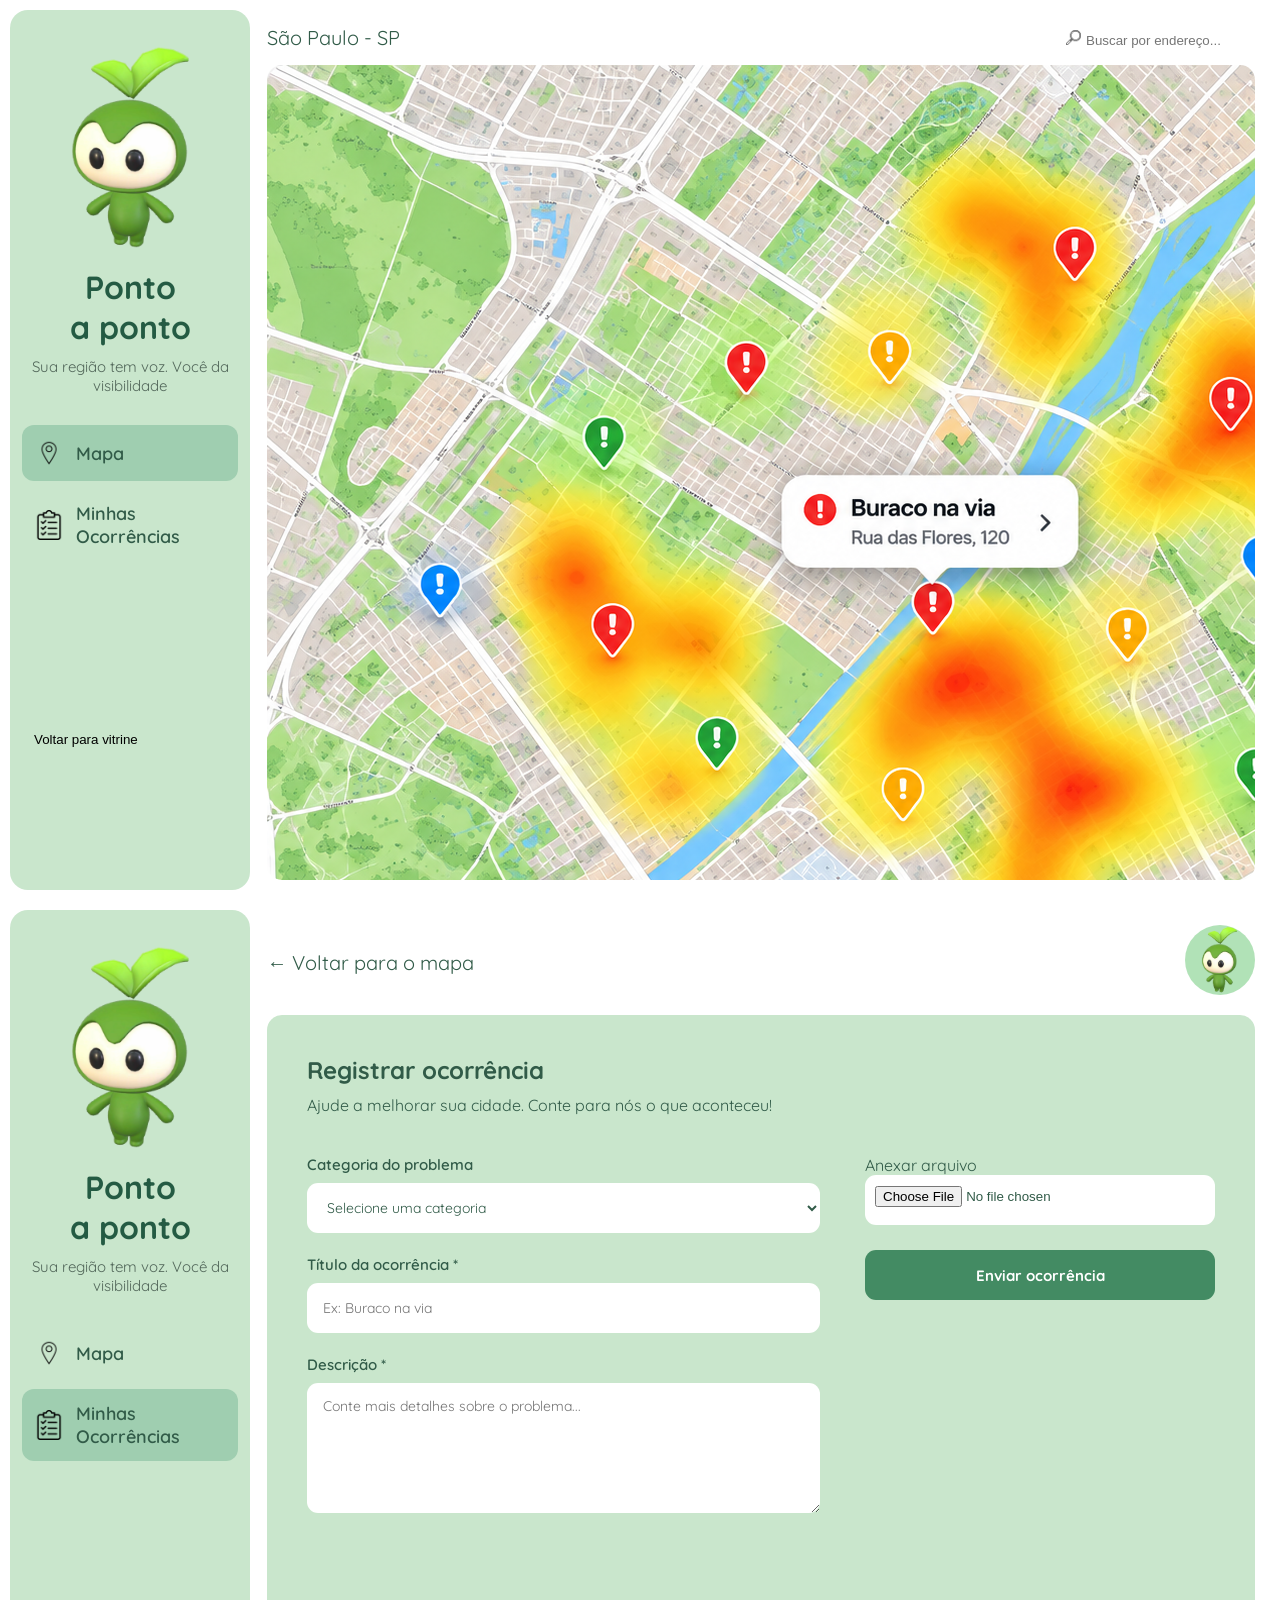
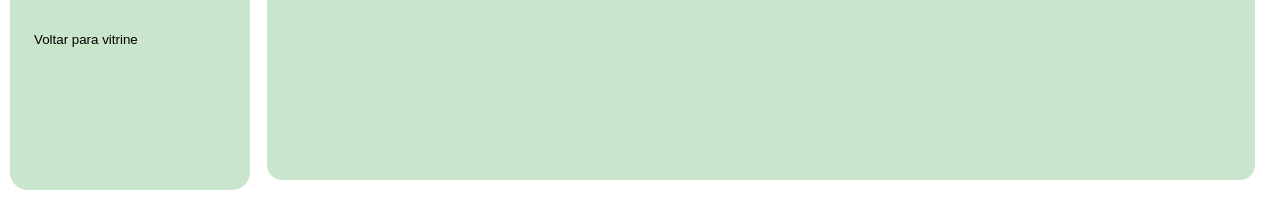
<file: prototipo.html>
<!DOCTYPE html>
<html lang="en">
<head>
    <meta charset="UTF-8">
    <meta name="viewport" content="width=device-width, initial-scale=1.0">
    <title>Document</title>
    <link rel="stylesheet" href="./src/css/prototipo.css">
</head>
<body>

<div class="paginaum">
        <div class="menu">
            <div class="mascote">
                <img src="./src/assets/img/mascotesemfundo.png" alt="Mascote Cidade em Foco">
            </div>
            <h1>Ponto<br>a ponto</h1>
            <p class="slogan">Sua região tem voz. Você da visibilidade</p>
            <div class="opcoes-menu">
                <a href="#" class="selecionado">
                    <img src="./src/assets/img/localizacao.png" alt="icon localização">
                    Mapa
                </a>

                <a href="#">
                    <img src="./src/assets/img/clipboard.png" alt="icon Checklist">
                    Minhas Ocorrências
                </a>

                <div class="voltarvitrine">
                    <a href="index.html"><button>Voltar para vitrine</button></a>
                </div>
            </div>

        </div>

  
    <div class="conteudodecima">
        <div class="topo">
            <p> São Paulo - SP</p>
            <div class="pesquisa">
                    <img src="./src/assets/img/lupa.png" alt="icon lupa">
                    <input type="text" placeholder="Buscar por endereço...">
            </div>
        </div>
        <div class="partedomapa">
            <img src="./src/assets/img/mapa-urbano.png" alt="Mapa">
        </div>

    </div>
</div>

<section class="paginaocorrencias">
    <div class="paginadois">   
        <div class="menu">
            <div class="mascote">
                <img src="./src/assets/img/mascotesemfundo.png" alt="Mascote Cidade em Foco">
            </div>
            <h1>Ponto<br>a ponto</h1>
            <p class="slogan">Sua região tem voz. Você da visibilidade</p>
        <div class="opcoes-menu">
        <a href="#" >
            <img src="./src/assets/img/localizacao.png" alt="icon localização">
             Mapa
        </a>

        <a href="#" class="selecionado">
            <img src="./src/assets/img/clipboard.png" alt="icon Checklist">
            Minhas Ocorrências
        </a>

        <div class="voltarvitrine">
            <a href="index.html"><button>Voltar para vitrine</button></a>
        </div>


    </div>

</div>
    <div class="conteudodecima">
        <div class="topo">
            <p> ← Voltar para o mapa </p>
                    
        <div class="icon">
            <img src="./src/assets/img/icon.png" alt="ICON ">
        </div>    
        </div>


<section class="card">
    <div class="titulo-formulario">
        <h2>Registrar ocorrência</h2>
        <p>Ajude a melhorar sua cidade. Conte para nós o que aconteceu!</p>
    </div>
    <form id="formulario" action="./index.html" method="GET" enctype="multipart/form-data" class="formulario-ocorrencia">
        <div class="campos-formulario">
            <div class="campo">
                <label for="categoria">Categoria do problema</label>
                    <select id="categoria" name="categoria" >
                        <option value="">Selecione uma categoria</option>
                        <option value="buraco">Buraco na via</option>
                        <option value="iluminacao">Iluminação pública</option>
                        <option value="lixo">Acúmulo de lixo</option>
                        <option value="sinalizacao">Sinalização</option>
                        <option value="calcada">Calçada danificada</option>
                        <option value="outro">Outro</option>
                    </select>
            </div>

                <div class="campo">
                    <label for="titulo">Título da ocorrência <span>*</span></label>
                    <input
                        type="text"
                        id="titulo"
                        name="titulo"
                        placeholder="Ex: Buraco na via"
                        
                    >
                </div>

                <div class="campo">
                    <label for="descricao">Descrição <span>*</span></label>

                    <textarea
                        id="descricao"
                        name="descricao"
                        placeholder="Conte mais detalhes sobre o problema..."
                        maxlength="500"
                        
                    ></textarea>
                </div>

            </div>


        <div class="coluna">

                <label for="arquivo" class="botao-anexar">
                     Anexar arquivo <br>
                </label>
                <div class="anexar">
                <input
                    type="file"
                    id="arquivo"
                    name="arquivo"
                    accept="image/png,image/jpeg,application/pdf"
                >
                </div>
                <button type="submit" onclick="return camposvazios()">
                    Enviar ocorrência
                </button>
            </div>

        </form>
             


    </section>
</section>

<script src="./src/js/prototipo.js"></script>
</body>
</html>
</file>
<file: src/css/prototipo.css>
@import url('https://fonts.googleapis.com/css2?family=Quicksand:wght@300..700&display=swap');


*{
    margin: 0;
    padding: 0;
    box-sizing: border-box;
}


.paginaum {
    display: flex;
    height: 100vh;
    padding: 10px;
    gap: 12px;

    font-family: "Quicksand", Helvetica, sans-serif;
} 
.mascote img {
    width: 150px;
    height: 200px;
    margin-bottom: 5px;

}

.voltarvitrine button{
    margin-top: 150px;
    background-color: transparent;
    border:none;

    
}



.menu {
    width: 240px;
    min-width: 240px;
    height: 100%;
    background-color:#c9e6cc;
    border-radius: 18px;
    padding: 20px 12px;
    display: flex;
    flex-direction: column;
    align-items: center;
}




.mascote {
    width: 100%;
    display: flex;
    justify-content: center;
}

.mascote img {
    width: 200px;
    height: 230px;
    object-fit: contain;
}



.menu h1 {
    font-size: 32px;
    color: #245b43;
    text-align: center;
    margin-top: 2px;
    font-weight:900;
}




.menu .slogan {
    font-size: 15px;
    color: #52675a;
    margin-top: 10px;
    margin-bottom: 30px;
    text-align: center;
}



.opcoes-menu {
    display: flex;
    flex-direction: column;
    width: 100%;
    gap: 8px;

}




.opcoes-menu a {
    display: flex;
    align-items: center;
    gap: 12px;
    width: 100%;
    padding: 13px 12px;

    text-decoration: none;
    color: #315b48;

    font-size: 18px;
    font-weight: 600;

    border-radius: 12px;
    transition: 0.3s;
    img{
        width: 30px;
    }
}




.opcoes-menu a span {
    font-size: 19px;
}



.slogan {
    font-size: 20px;
    color: #52675a;
    margin-top: 8px;
    margin-bottom: 8px;
}



.conteudodecima {
    flex: 1;
    display: flex;
    flex-direction: column;
    gap: 15px;
    padding: 15px 15px 10px 5px;
    min-width: 0;
}



.topo {
    display: flex;
    align-items: center;
    justify-content: space-between;
    font-size: 20px;
    color: #315b48;
        img{
        width: 15px;
    }
    input{
        border: none;
    }

}

.partedomapa {
    width: 100%;
    overflow: hidden;
    border-radius: 15px; 

}

/* --------------------------------------------------------------- */
.paginadois {
    background-color: #ffffff;
    display: flex;
    height: 100vh;
    padding: 10px;
    gap: 12px;
    font-family: "Quicksand", Helvetica, sans-serif;

    
} 

.card{
    background-color:#c9e6cc ;
    width: 100%;
    height: 100%;
    overflow: hidden;
    border-radius: 15px;
    padding: 50px;
    color:#315b48;
   
}


.icon img{
    border-radius: 50px;
    width: 70px;
    height: 70px;
}





.card {
    padding: 40px;
    background-color:#c9e6cc;
    border-radius: 15px;
    color: #315b48;
}


.titulo-formulario {
    margin-bottom: 40px;
}

.titulo-formulario h2 {
    margin-bottom: 10px;
}




.card .campo {
    display: flex;
    flex-direction: column;
    align-items: flex-start;
    width: 100%;
    max-width: 550px;
    margin-bottom: 22px;
}



.card .campo label {
    font-size: 15px;
    font-weight: 600;
    margin-bottom: 9px;
}



.card .campo input,
.card .campo select,
.card .campo textarea {
    width: 100%;
    height: 50px;
    padding: 14px 16px;
    background-color: #ffffff;
    border:none;
    border-radius: 11px;

    font-family: "Quicksand", sans-serif;
    font-size: 14px;
    color: #315b48;

    outline: none;
    transition: 0.3s;
}


.card .campo textarea {
    height: 130px;

}



.card button {
    width: 100%;
    max-width: 550px;
    height: 50px;
    background-color: #438b63;
    color: white;
    border: none;
    border-radius: 11px;
    font-family: "Quicksand", sans-serif;
    font-size: 15px;
    font-weight: bold;

}

.selecionado{
    background-color: #88c0a1a2;
}

/* aqui */

.formulario-ocorrencia {
    display: flex;
    align-items: flex-start;
    gap: 45px;
    width: 100%;
}


.campos-formulario {
    width: 550px;

}


.coluna {
    width: 500;

  
}


.coluna button {
    width: 350px;
    height: 50px;
    margin-top: 25px;
    background-color: #438b63;
    color: white;
    border: none;
    border-radius: 11px;
    font-family: "Quicksand", sans-serif;
    font-size: 15px;
    font-weight: bold;

}

.anexar{
    background-color: white;
    width: 350px;
    height: 50px;
    border-radius: 11px;
    padding: 10px;

}
</file>
